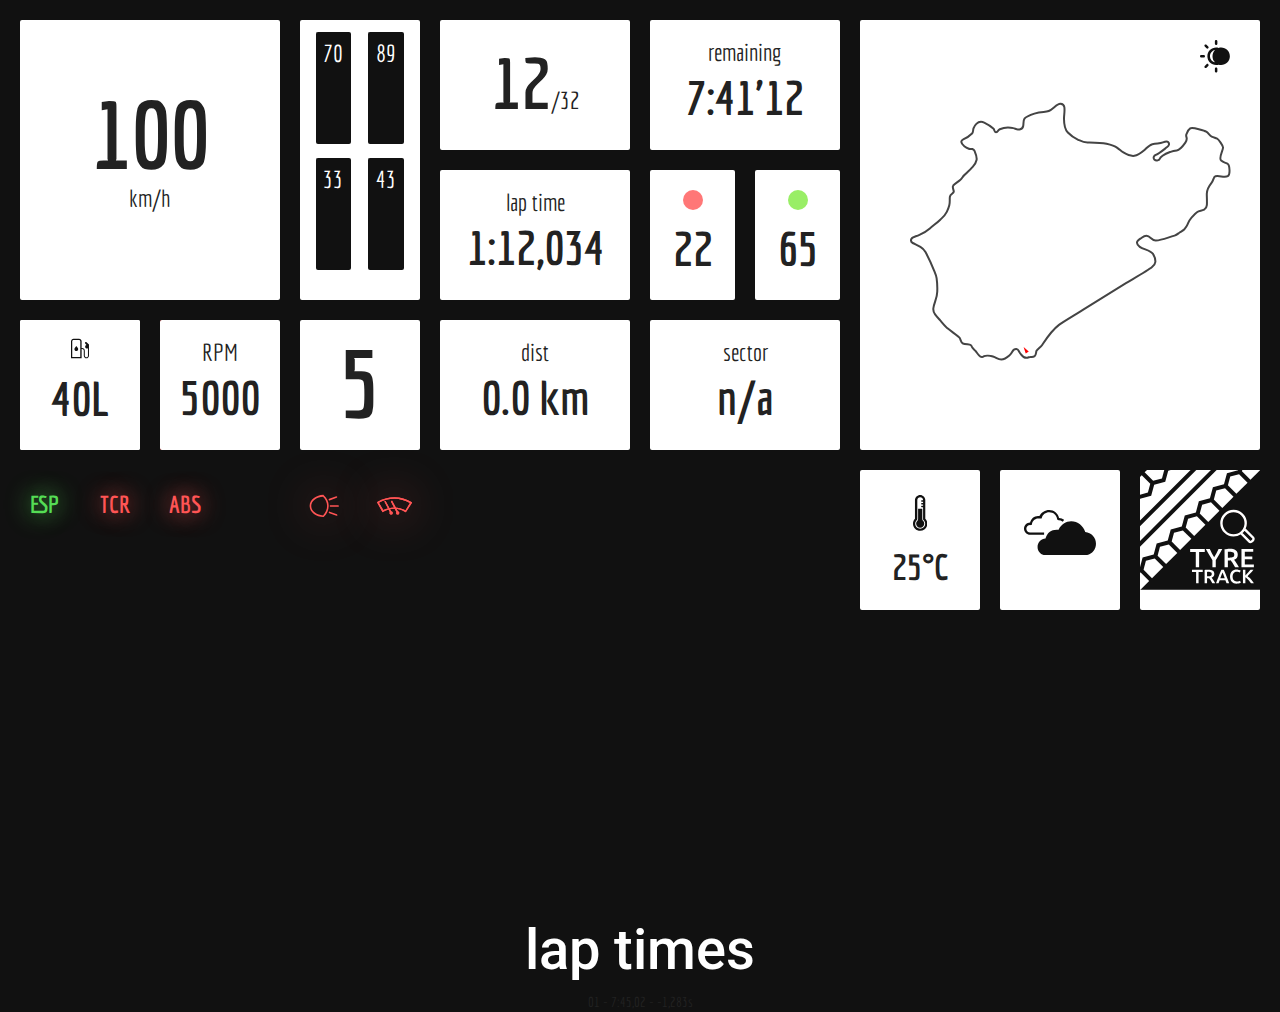
<file: index.html>
<?xml version="1.0" encoding="UTF-8"?>
<!DOCTYPE html PUBLIC "-//W3C//DTD XHTML 1.1//EN"
  "http://www.w3.org/TR/xhtml11/DTD/xhtml11.dtd">
  
<html>

<head>
    <meta charset="utf-8">
    <meta name="viewport" content="width=device-width, initial-scale=1.0">
    <title>24h-of-pankow</title>
    <link rel="stylesheet" href="assets/bootstrap/css/bootstrap.min.css">
    <link rel="stylesheet" href="assets/css/user.css">
    <link href='https://fonts.googleapis.com/css?family=Economica:400,700,700italic' rel='stylesheet' type='text/css'>
</head>

<body>
    <div class="progress rpm">
      <div class="rpmPercent progress-bar progress-bar-danger" role="progressbar" style="width:10%">
        <span class="sr-only"></span><strong class="sRpm">7000</strong>
      </div>
    </div>
    <div class="row hot">
        <div class="vswitch">
			<svg version="1.1" id="Ebene_1" xmlns="http://www.w3.org/2000/svg" xmlns:xlink="http://www.w3.org/1999/xlink" x="0px" y="0px" viewBox="0 0 24 26" enable-background="new 0 0 24 26" xml:space="preserve">
                <path d="M12.9,4c0.5,0,1-0.4,1-1V1c0-0.5-0.4-1-1-1c-0.5,0-1,0.4-1,1v2C11.9,3.5,12.4,4,12.9,4z M12.9,21.9c-0.5,0-1,0.4-1,1v2,c0,0.5,0.4,1,1,1c0.5,0,1-0.4,1-1v-2C13.9,22.3,13.5,21.9,12.9,21.9z M5.2,19.3l-1.4,1.4c-0.4,0.4-0.4,1,0,1.4,c0.4,0.4,1,0.4,1.4,0l1.4-1.4c0.4-0.4,0.4-1,0-1.4C6.2,18.9,5.6,18.9,5.2,19.3z M4,12.9c0-0.5-0.4-1-1-1H1c-0.5,0-1,0.4-1,1,c0,0.5,0.4,1,1,1h2C3.5,13.9,4,13.5,4,12.9z M5.2,6.6c0.4,0.4,1,0.4,1.4,0c0.4-0.4,0.4-1,0-1.4L5.2,3.8c-0.4-0.4-1-0.4-1.4,0,c-0.4,0.4-0.4,1,0,1.4L5.2,6.6z M16.9,6c-0.7,0-1.4,0.1-2,0.3c-0.6-0.2-1.3-0.3-2-0.3c-3.8,0-7,3.1-7,7s3.1,7,7,7,c0.7,0,1.4-0.1,2-0.3c0.6,0.2,1.3,0.3,2,0.3c3.8,0,7-3.1,7-7S20.8,6,16.9,6z M12,17.8c-2.3-0.5-4-2.5-4-4.9c0-2.4,1.7-4.4,4-4.9,c-1.2,1.3-2,3-2,4.9C10,14.8,10.7,16.6,12,17.8z"/>
            </svg>
        </div>
        <div class="col-md-4 col-xs-12">
            <div class="row " style="height:280px;">
                <div class="col-md-8 col-xs-8">
                    <div class="tile tile-8" ><strong id="sSpeed">100</strong>km/h</div>
                </div>
                <div class="col-md-4 col-xs-4">
                    <div class="tile tile-4">
                    	<div class="wheel"><span class="sTyreTemp" >70</span></div>
                        <div class="wheel"><span class="sTyreTemp" >89</span></div>
                        <div class="wheel"><span class="sTyreTemp" >33</span></div>
                        <div class="wheel"><span class="sTyreTemp" >43</span></div>
                    </div>
                </div>
            </div>
            <div class="row" style="height:130px">
                <div class="col-md-4 col-xs-4 tswitch">
                    <div class="tile tile-21" >
						<svg version="1.1" id="Ebene_1" xmlns="http://www.w3.org/2000/svg" xmlns:xlink="http://www.w3.org/1999/xlink" x="0px" y="0px" viewBox="0 0 31.8 48" enable-background="new 0 0 31.8 48" xml:space="preserve" width="20%">
							<path d="M27.5,12.8c-0.6-0.6-1.7-0.6-2.4,0c-0.6,0.6-0.6,1.7,0,2.4l2.3,2.3C26,17.8,25,19.1,25,20.6c0,1.9,1.5,3.4,3.4,3.4,c0.6,0,1.1-0.1,1.6-0.4v13.1c0,1.6-1.3,2.8-2.8,2.8c-1.6,0-2.8-1.3-2.8-2.8l0,0v-8.9c0-2.5-2.1-4.6-4.6-4.6h-1v-12,c0-2.5-2.1-4.6-4.6-4.6H4.6C2.1,6.7,0,8.8,0,11.2v29.9h18.8V24.9h1c1.6,0,2.8,1.3,2.8,2.8v8.9l0,0c0,2.5,2.1,4.6,4.6,4.6,s4.6-2.1,4.6-4.6V17L27.5,12.8z M16.4,39H2.2V11.2l0,0c0-1.2,1.1-2.3,2.3-2.3h9.6l0,0c1.2,0,2.3,1.1,2.3,2.3L16.4,39L16.4,39z,M28.4,22c-0.8,0-1.5-0.7-1.5-1.5s0.7-1.5,1.5-1.5s1.5,0.7,1.5,1.5C29.9,21.4,29.2,22,28.4,22z"/>
							<path d="M7,27.2c1.3,1.3,3.5,1.3,4.8,0s1.3-3.5,0-4.8l-2.4-2.8L7,22.5l0,0C5.7,23.8,5.7,26,7,27.2z"/>
                        </svg>
						<strong id="sFuelLevel">50%</strong>
                    </div>
                    <div class="tile tile-21" >
                    	<svg version="1.1" id="Ebene_1" xmlns="http://www.w3.org/2000/svg" xmlns:xlink="http://www.w3.org/1999/xlink" x="0px" y="0px" viewBox="0 0 31.8 48" enable-background="new 0 0 31.8 48" xml:space="preserve" width="20%">
							<path d="M27.5,12.8c-0.6-0.6-1.7-0.6-2.4,0c-0.6,0.6-0.6,1.7,0,2.4l2.3,2.3C26,17.8,25,19.1,25,20.6c0,1.9,1.5,3.4,3.4,3.4,c0.6,0,1.1-0.1,1.6-0.4v13.1c0,1.6-1.3,2.8-2.8,2.8c-1.6,0-2.8-1.3-2.8-2.8l0,0v-8.9c0-2.5-2.1-4.6-4.6-4.6h-1v-12,c0-2.5-2.1-4.6-4.6-4.6H4.6C2.1,6.7,0,8.8,0,11.2v29.9h18.8V24.9h1c1.6,0,2.8,1.3,2.8,2.8v8.9l0,0c0,2.5,2.1,4.6,4.6,4.6,s4.6-2.1,4.6-4.6V17L27.5,12.8z M16.4,39H2.2V11.2l0,0c0-1.2,1.1-2.3,2.3-2.3h9.6l0,0c1.2,0,2.3,1.1,2.3,2.3L16.4,39L16.4,39z,M28.4,22c-0.8,0-1.5-0.7-1.5-1.5s0.7-1.5,1.5-1.5s1.5,0.7,1.5,1.5C29.9,21.4,29.2,22,28.4,22z"/>
							<path d="M7,27.2c1.3,1.3,3.5,1.3,4.8,0s1.3-3.5,0-4.8l-2.4-2.8L7,22.5l0,0C5.7,23.8,5.7,26,7,27.2z"/>
                        </svg>
                        <strong id="fuelLitres">40L</strong>
                    </div>
                </div>
                <div class="col-md-4 col-xs-4 tswitch">
                    <div class="tile tile-21">RPM<strong class="sRpm">5000</strong></div>
                    <div class="progress tile-35">
                      <div class="rpmPercent progress-bar progress-bar-danger" role="progressbar" style="width: 10%">
                        <span class="sr-only"></span>
                      </div>
                    </div>
                </div>
                <div class="col-md-4 col-xs-4">
                    <div class="tile tile-24 rpmswitch"><strong id="sGear">5</strong></div>
                </div>
            </div>
            <div class="row" style="height:60px">
                <div class="col-md-2 col-xs-2">
                    <div id="sStability" class="controls tile-26 status-on" ><strong>ESP</strong></div>
                </div>
                <div class="col-md-2 col-xs-2">
                    <div id="sTractionControl" class="controls tile-26 status-off" ><strong>TCR</strong></div>
                </div>
                <div class="col-md-2 col-xs-2">
                    <div id="sABS" class="controls tile-26 status-off" ><strong>ABS</strong></div>
                </div>
                <div class="col-md-2 col-xs-2">
                    <div></div>
                </div>
                <div class="col-md-2 col-xs-2">
                    <div class="controls tile-26" >
						<svg version="1.1" id="Ebene_1" xmlns="http://www.w3.org/2000/svg" xmlns:xlink="http://www.w3.org/1999/xlink" x="0px" y="0px" viewBox="0 0 24 26" enable-background="new 0 0 24 26" xml:space="preserve" width="70%" class="status-off">
							<path d="M11.5,5.6c-0.1-0.1-0.3-0.2-0.4-0.2C6.6,5.5,1.8,8.6,1.8,13s4.8,7.5,9.4,7.6l0,0c0.2,0,0.3-0.1,0.4-0.2,c2.1-1.8,3.3-4.6,3.3-7.5S13.6,7.5,11.5,5.6z M11,19.5c-4-0.2-8.1-2.8-8.1-6.4C2.9,9.4,7,6.8,11,6.7c1.8,1.7,2.8,4,2.8,6.4,S12.7,17.8,11,19.5z"/>
							<path d="M21.4,12.5h-5.3c-0.4,0-0.5,0.3-0.5,0.5c0,0.4,0.3,0.5,0.5,0.5h5.3c0.4,0,0.5-0.3,0.5-0.5C21.9,12.7,21.7,12.5,21.4,12.5z"/>
							<path d="M15.3,9.2c0.1,0,0.1,0,0.2,0l4.9-1.8c0.3-0.1,0.4-0.4,0.4-0.7c-0.1-0.3-0.4-0.4-0.7-0.4l-4.9,1.8c-0.3,0.1-0.4,0.4-0.4,0.7,C14.9,9,15.1,9.2,15.3,9.2z"/>
							<path d="M20.5,18.7l-4.9-1.8c-0.3-0.1-0.6,0.1-0.7,0.4c-0.1,0.3,0.1,0.6,0.4,0.7l4.9,1.8c0.1,0,0.1,0,0.2,0c0.3,0,0.4-0.2,0.5-0.4,C20.9,19.2,20.7,18.8,20.5,18.7z"/>
						</svg>
                    </div>
                </div>
                <div class="col-md-2 col-xs-2">
                    <div class="controls tile-26" >
						<svg version="1.1" xmlns="http://www.w3.org/2000/svg" xmlns:xlink="http://www.w3.org/1999/xlink" x="0px" y="0px" viewBox="0 0 24 26" enable-background="new 0 0 24 26" xml:space="preserve" width="70%" class="status-off">
                            <path d="M19.8,17.4l-0.5-0.3C17,15.7,14.5,15,11.8,15c-2.6,0-5.1,0.7-7.5,2l-0.5,0.3L0,10.5l0.5-0.3,c3.4-2,7.4-3.1,11.5-3.1s8.1,1.1,11.6,3.2l0.5,0.3L19.8,17.4z M11.9,14c2.6,0,5.3,0.7,7.7,2l3-5.1C19.4,9.1,15.8,8,11.9,8,C8.1,8,4.4,9,1.3,10.8l3,5C6.8,14.7,9.4,14,11.9,14z"/>
                            <path d="M19.8,17.4l-0.5-0.3C17,15.7,14.5,15,11.8,15c-2.6,0-5.1,0.7-7.5,2l-0.5,0.3L0,10.5l0.5-0.3,c3.4-2,7.4-3.1,11.5-3.1s8.1,1.1,11.6,3.2l0.5,0.3L19.8,17.4z M11.9,14c2.6,0,5.3,0.7,7.7,2l3-5.1C19.4,9.1,15.8,8,11.9,8,C8.1,8,4.4,9,1.3,10.8l3,5C6.8,14.7,9.4,14,11.9,14z"/>
                            <path d="M9.7,16.6L9.7,16.6L6,9.8C6,9.6,5.7,9.5,5.4,9.6C5.1,9.7,5,10,5.2,10.3l3.6,6.8c-0.1,0.2-0.2,0.4-0.2,0.7,c0,0.7,0.5,1.1,1.1,1.1c0.7,0,1.1-0.5,1.1-1.1S10.3,16.6,9.7,16.6z"/>
                            <path d="M14.3,16.6L14.3,16.6l-3.7-6.8c-0.1-0.3-0.5-0.4-0.7-0.2c-0.3,0.1-0.4,0.5-0.2,0.7l3.6,6.8,c-0.1,0.2-0.2,0.4-0.2,0.7c0,0.7,0.5,1.1,1.1,1.1s1.1-0.5,1.1-1.1S14.8,16.6,14.3,16.6z"/>
                            <path d="M9.7,16.6L9.7,16.6L6,9.8C6,9.6,5.7,9.5,5.4,9.6C5.1,9.7,5,10,5.2,10.3l3.6,6.8c-0.1,0.2-0.2,0.4-0.2,0.7,c0,0.7,0.5,1.1,1.1,1.1c0.7,0,1.1-0.5,1.1-1.1S10.3,16.6,9.7,16.6z"/>
                            <path d="M14.3,16.6L14.3,16.6l-3.7-6.8c-0.1-0.3-0.5-0.4-0.7-0.2c-0.3,0.1-0.4,0.5-0.2,0.7l3.6,6.8,c-0.1,0.2-0.2,0.4-0.2,0.7c0,0.7,0.5,1.1,1.1,1.1s1.1-0.5,1.1-1.1S14.8,16.6,14.3,16.6z"/>
                        </svg>
                    </div>
                </div>
            </div>            
        </div>
        <div class="col-md-4">
            <div class="row" style="height:130px">
                <div class="col-md-6 col-xs-6">
                	<div class="tile tile-2"><strong id="place">12</strong>/<em id="sNumParticipants">32</em></div>
                </div>
                <div class="col-md-6 col-xs-6">
                	<div class="tile tile-21">remaining<strong id="sEventTimeRemaining">7:41'12</strong></div>
                </div>
            </div>
            <div class="row" style="height:130px">
                <div class="col-md-6 col-xs-6">
                	<div class="tile tile-21">lap time<strong id="sCurrentTime">1:12,034</strong></div>
                </div>
                <div class="col-md-6 col-xs-6">
                    <div class="row">
                        <div class="col-md-6 col-xs-6">
                            <div class="tile tile-21"><!--←--><div class="op-ahead"></div><strong id="sSplitTimeAhead">22</strong></div>
                        </div>
                        <div class="col-md-6 col-xs-6">
                            <div class="tile tile-21"><!--→--><div class="op-ahead op-back"></div><strong id="sSplitTimeBehind">65</strong></div>
                        </div>
                    </div>
                </div>
            </div>
            <div class="row" style="height:130px">
                <div class="col-md-6 col-xs-6">
                    <div class="tile tile-21">dist<strong id="sCurrentLapDistance">0.0 km</strong></div>
                </div>
                <div class="col-md-6 col-xs-6">
                	<div class="tile tile-21">sector<strong id="sectorName">n/a</strong></div>
                </div>
            </div>
        </div>
        <div class="col-md-4">
            <div class="row" style="height:430px;">
                <div class="col-md-12">
                	<div class="tile tile-1"><canvas id="map" width="460" height="430"></canvas></div>
                </div>
            </div>
            <div class="row" style="height:140px">
                <div class="col-md-4 col-xs-4">
                    <div class="tile tile-34t" >
						<svg version="1.1" xmlns="http://www.w3.org/2000/svg" xmlns:xlink="http://www.w3.org/1999/xlink" x="0px" y="0px" viewBox="0 0 11 27.5" enable-background="new 0 0 11 27.5" xml:space="preserve" width="12%">
                            <path d="M7.6,19.7c-0.3-0.3-0.5-0.7-0.5-1.1v-8.1H3.9v8.1c0,0.4-0.2,0.8-0.5,1.1c-0.7,0.6-1,1.4-1,2.3c0,1.7,1.4,3.1,3.1,3.1,s3.1-1.4,3.1-3.1C8.6,21.1,8.2,20.2,7.6,19.7z"/>
                            <path d="M9.4,18.2V3.9C9.4,1.8,7.6,0,5.5,0C3.3,0,1.5,1.8,1.5,3.9v14.2c-1,1-1.5,2.4-1.5,3.8c0,3,2.5,5.5,5.5,5.5,c3,0,5.5-2.5,5.5-5.5C11,20.6,10.4,19.2,9.4,18.2z M7.7,4.1h-1c-0.3,0-0.5,0.2-0.5,0.5c0,0.3,0.2,0.5,0.5,0.5h1v1.1h-1,c-0.3,0-0.5,0.2-0.5,0.5s0.2,0.5,0.5,0.5h1v1.1h-1c-0.3,0-0.5,0.2-0.5,0.5c0,0.3,0.2,0.5,0.5,0.5h1v9.3c0,0.2,0.1,0.5,0.3,0.6,c0.8,0.7,1.3,1.7,1.3,2.8c0,2.1-1.7,3.8-3.8,3.8c-2.1,0-3.8-1.7-3.8-3.8c0-1.1,0.5-2.1,1.3-2.8c0.2-0.2,0.3-0.4,0.3-0.6V3.9,c0-1.2,1-2.2,2.2-2.2s2.2,1,2.2,2.2L7.7,4.1z"/>
                        </svg>
                        <strong id="sAmbientTemperature">25°C</strong>
                    </div>
                </div>
                <div class="col-md-4 col-xs-4">
                    <div class="tile tile-34w">
                        <svg version="1.1" xmlns="http://www.w3.org/2000/svg" xmlns:xlink="http://www.w3.org/1999/xlink" x="0px" y="0px" viewBox="0 0 15.4 9.7" enable-background="new 0 0 15.4 9.7" xml:space="preserve" width="60%">
							<path d="M0,4c0-0.7,0.6-1.3,1.3-1.3C1.5,1.9,2.2,1.3,3,1.3c0.1,0,0.2,0,0.3,0C3.7,0.5,4.5,0,5.4,0c1,0,1.9,0.7,2.1,1.7,c0.4,0,0.8,0.2,1.1,0.4L8.3,2.5C8,2.3,7.7,2.2,7.4,2.2C7.2,2.2,7.1,2.1,7.1,2C7,1.1,6.3,0.5,5.4,0.5C4.6,0.5,4,1,3.8,1.7,c0,0.1-0.1,0.1-0.1,0.1c-0.1,0-0.1,0-0.2,0C3.3,1.8,3.2,1.8,3,1.8C2.4,1.8,1.8,2.3,1.7,3c0,0.1,0,0.1-0.1,0.2c-0.1,0-0.1,0.1-0.2,0,c0,0-0.1,0-0.1,0C0.9,3.2,0.5,3.5,0.5,4c0,0.5,0.4,0.8,0.8,0.8h3v0.5h-3C0.6,5.3,0,4.7,0,4z M12.9,9.7H4.7c-1,0-1.8-0.8-1.8-1.8,c0-1,0.8-1.8,1.7-1.8C4.9,4.9,5.8,4.2,7,4.2c0.1,0,0.3,0,0.4,0C7.9,3.1,9,2.4,10.1,2.4c1.4,0,2.6,1,3,2.3c1.3,0.1,2.3,1.2,2.3,2.5,C15.4,8.6,14.3,9.7,12.9,9.7z"/<name />
						</svg>
                    </div>
                </div>
                <div class="col-md-4 col-xs-4">
                    <div class="tile">
                        <svg version="1.1" id="Ebene_1" xmlns="http://www.w3.org/2000/svg" xmlns:xlink="http://www.w3.org/1999/xlink" x="0px" y="0px"
	 viewBox="0 0 1000 1000" style="enable-background:new 0 0 1000 1000;" xml:space="preserve">
<style type="text/css">
	.st0{fill:#FFFFFF;}
    .st1{fill:#E52420;stroke:#FFFFFF;stroke-width:10;stroke-miterlimit:10;}
</style>
<rect x="0.1" y="-2" width="1000.1" height="1000.1"/>
<g>
	<g>
		<polygon class="st0" points="-124.9,324.9 -51.4,305.1 -31.5,231.5 -102.4,160.6 -195.8,254 		"/>
		<polygon class="st0" points="-359.2,559.2 -285.7,539.4 -265.9,465.8 -336.7,395 -430.1,488.3 		"/>
		<polygon class="st0" points="-7.7,207.7 65.8,187.9 85.7,114.3 14.8,43.4 -78.6,136.9 		"/>
		<polygon class="st0" points="109.4,90.6 183,70.7 202.8,-2.8 131.9,-73.7 38.5,19.7 		"/>
		<polygon class="st0" points="735.9,-314.4 679.3,-371.1 679.1,-370.4 586.8,-345.5 561.9,-253.2 469.6,-228.4 444.8,-136.1
			352.5,-111.2 327.6,-18.9 235.3,5.9 210.5,98.2 118.2,123.1 93.3,215.4 1,240.3 -23.9,332.6 -116.2,357.4 -141,449.7
			-233.3,474.6 -258.2,566.9 -350.5,591.8 -373.8,678.4 -315.4,736.9 		"/>
		<polygon class="st0" points="-242,442 -168.5,422.2 -148.7,348.7 -219.6,277.8 -312.9,371.1 		"/>
		<polygon class="st0" points="-453.9,512.1 -497,555.2 -401.3,651 -383.1,583 		"/>
		<polygon class="st0" points="578.1,-378.1 651.6,-397.9 651.8,-398.5 554.3,-496 507.2,-449 		"/>
		<polygon class="st0" points="226.6,-26.6 300.1,-46.4 319.9,-119.9 249.1,-190.8 155.7,-97.5 		"/>
		<polygon class="st0" points="343.8,-143.8 417.3,-163.6 437.1,-237.1 366.2,-308 272.9,-214.7 		"/>
		<polygon class="st0" points="460.9,-260.9 534.4,-280.7 554.3,-354.3 483.4,-425.2 390,-331.8 		"/>
		<polygon class="st0" points="708.7,151.7 635.1,171.4 615.3,245.1 686.1,315.8 779.5,222.4 		"/>
		<polygon class="st0" points="474.3,385.9 400.8,405.7 381,479.3 451.8,550.1 545.2,456.8 		"/>
		<polygon class="st0" points="591.5,268.8 518,288.6 498.2,362.2 569,433 662.3,339.6 		"/>
		<polygon class="st0" points="943,-82.7 869.4,-62.9 849.7,10.7 920.5,81.5 1013.8,-11.9 		"/>

			<rect x="-478.8" y="222.4" transform="matrix(0.7071 -0.7071 0.7071 0.7071 -110.29 264.8929)" class="st0" width="1486.7" height="86.3"/>
		<polygon class="st0" points="825.8,34.4 752.3,54.3 732.5,127.9 803.3,198.7 896.7,105.3 		"/>
		<polygon class="st0" points="5.7,854.7 -67.9,874.4 -87.7,947.9 -16.8,1018.8 76.5,925.4 		"/>
		<polygon class="st0" points="357.2,503.2 283.6,522.9 263.9,596.4 334.7,667.3 428,574 		"/>
		<polygon class="st0" points="-95.3,846.9 -3,822.1 21.8,729.8 114.2,704.9 139,612.6 231.3,587.8 256.2,495.4 348.5,470.6
			373.3,378.3 465.7,353.4 490.5,261.1 582.8,236.3 607.6,144 700,119.1 724.8,26.8 817.1,2 842,-90.4 934.3,-115.2 934.5,-115.8
			844.6,-205.7 -206.7,845.5 -118.6,933.6 		"/>
		<polygon class="st0" points="122.9,737.5 49.3,757.2 29.5,830.8 100.3,901.6 193.7,808.3 		"/>
		<polygon class="st0" points="240.1,620.3 166.5,640.1 146.7,713.7 217.5,784.4 310.8,691.1 		"/>
	</g>
</g>
<g>
	<g>
		<path class="st0" d="M539.9,658.6v24h-47v128.8h-28V682.6h-47v-24H539.9z"/>
		<path class="st0" d="M618.2,726.3c6.6-11,13.1-22.2,19.4-33.5c6.3-11.3,12.1-22.7,17.2-34.2h30.9c-8.2,15.6-16.8,31.1-25.7,46.4
			c-8.9,15.4-18.4,30.8-28.6,46.4v60h-27.8v-59.5c-10.1-15.7-19.7-31.3-28.7-46.7c-9-15.4-17.6-30.9-25.8-46.5h32.6
			c5.1,11.5,10.8,22.9,17,34.2C605,704.1,611.4,715.2,618.2,726.3z"/>
		<path class="st0" d="M746.7,657c22,0,38.9,4,50.6,12.1c11.7,8.1,17.5,20.4,17.5,37c0,20.7-10.2,34.8-30.6,42.1
			c2.8,3.4,6,7.5,9.5,12.3c3.5,4.9,7.1,10.1,10.8,15.8c3.7,5.7,7.2,11.5,10.6,17.4c3.4,6,6.4,11.8,9,17.5H793
			c-2.8-5.3-5.8-10.6-9-16c-3.2-5.4-6.5-10.6-9.8-15.7c-3.3-5.1-6.6-9.8-9.8-14.3c-3.2-4.5-6.3-8.5-9-12c-2.1,0.1-3.8,0.2-5.3,0.2
			c-1.5,0-2.9,0-4.2,0h-13.5v57.8h-27.8V660.8c6.8-1.5,14-2.5,21.6-3C733.9,657.3,740.7,657,746.7,657z M748.7,681.1
			c-5.9,0-11.3,0.2-16.3,0.7v49.4h12.1c6.8,0,12.7-0.4,17.9-1.1c5.1-0.7,9.4-2.1,12.9-4c3.5-1.9,6.1-4.5,7.8-7.7
			c1.8-3.2,2.6-7.3,2.6-12.3c0-4.7-0.9-8.7-2.6-11.9c-1.8-3.2-4.3-5.8-7.6-7.7c-3.3-1.9-7.2-3.3-11.8-4.1
			C759.2,681.5,754.2,681.1,748.7,681.1z"/>
		<path class="st0" d="M845.7,811.4V658.6h98.1v23.6h-70.3v37.7h62.6V743h-62.6v44.8h75.6v23.6H845.7z"/>
	</g>
	<g>
		<path class="st0" d="M522.8,832.2v17.7h-34.5v94.7h-20.6v-94.7h-34.5v-17.7H522.8z"/>
		<path class="st0" d="M569.4,831.1c16.2,0,28.6,3,37.2,8.9c8.6,5.9,12.9,15,12.9,27.2c0,15.2-7.5,25.6-22.5,31
			c2.1,2.5,4.4,5.5,7,9.1c2.6,3.6,5.2,7.4,7.9,11.6c2.7,4.2,5.3,8.4,7.8,12.8c2.5,4.4,4.7,8.7,6.6,12.9h-22.9
			c-2.1-3.9-4.3-7.8-6.6-11.8c-2.4-3.9-4.8-7.8-7.2-11.5s-4.8-7.2-7.2-10.5c-2.4-3.3-4.6-6.2-6.6-8.8c-1.5,0.1-2.8,0.2-3.9,0.2
			c-1.1,0-2.1,0-3.1,0h-9.9v42.5h-20.4V833.8c5-1.1,10.3-1.8,15.9-2.2C559.9,831.3,564.9,831.1,569.4,831.1z M570.8,848.7
			c-4.3,0-8.3,0.2-12,0.5v36.3h8.9c5,0,9.3-0.3,13.1-0.8c3.8-0.5,6.9-1.5,9.5-2.9c2.5-1.4,4.5-3.3,5.8-5.7c1.3-2.4,1.9-5.4,1.9-9.1
			c0-3.5-0.6-6.4-1.9-8.8c-1.3-2.4-3.2-4.3-5.6-5.7c-2.4-1.4-5.3-2.4-8.7-3C578.5,849,574.8,848.7,570.8,848.7z"/>
		<path class="st0" d="M721,944.6c-1.5-4.4-3.1-8.8-4.7-13.1c-1.6-4.3-3.2-8.8-4.7-13.3h-47.5c-1.5,4.5-3.1,9-4.6,13.4
			c-1.6,4.4-3.1,8.7-4.6,13.1h-21.2c4.2-12,8.2-23.1,12-33.2c3.8-10.2,7.5-19.8,11.1-28.9c3.6-9.1,7.2-17.7,10.8-25.9
			c3.6-8.2,7.2-16.3,11-24.3H698c3.8,8,7.5,16.1,11,24.3c3.6,8.2,7.2,16.9,10.8,25.9c3.6,9.1,7.4,18.7,11.2,28.9
			c3.8,10.2,7.9,21.2,12.1,33.2H721z M687.8,853.9c-2.5,5.7-5.3,12.7-8.5,20.9c-3.2,8.2-6.5,17.1-10,26.8h37
			c-3.5-9.6-6.8-18.6-10.1-26.9C693,866.4,690.2,859.4,687.8,853.9z"/>
		<path class="st0" d="M804.3,947c-8.4,0-16-1.3-22.7-3.9c-6.7-2.6-12.4-6.4-17-11.4c-4.6-5-8.2-11.2-10.7-18.4
			c-2.5-7.2-3.7-15.6-3.7-25s1.4-17.7,4.3-25c2.9-7.2,6.8-13.4,11.8-18.4c5-5,10.8-8.8,17.5-11.4c6.7-2.6,13.9-3.9,21.6-3.9
			c4.6,0,8.9,0.4,12.6,1.1c3.8,0.7,7.1,1.5,9.9,2.4c2.8,0.9,5.1,1.8,7,2.8c1.8,1,3.1,1.7,3.9,2.1l-6,16.7c-2.6-1.6-6.3-3.2-11.1-4.6
			c-4.8-1.5-10-2.2-15.6-2.2c-4.9,0-9.4,0.8-13.6,2.5c-4.2,1.7-7.9,4.2-10.9,7.5c-3.1,3.4-5.5,7.6-7.2,12.6
			c-1.7,5.1-2.6,11-2.6,17.7c0,5.9,0.7,11.4,2,16.4c1.3,5,3.4,9.3,6.2,12.9c2.8,3.6,6.4,6.4,10.7,8.4c4.3,2,9.5,3,15.6,3
			c7.2,0,13.1-0.7,17.7-2.2c4.5-1.5,8.1-2.8,10.5-4.1l5.5,16.7c-1.3,0.9-3.1,1.7-5.3,2.6c-2.2,0.9-4.8,1.7-7.9,2.5
			c-3,0.8-6.4,1.5-10.2,1.9C812.7,946.8,808.7,947,804.3,947z"/>
		<path class="st0" d="M925,944.6c-2.8-4.3-6.1-8.9-9.7-13.6c-3.7-4.8-7.5-9.3-11.6-13.8c-4.1-4.4-8.2-8.6-12.6-12.6
			c-4.3-4-8.6-7.5-12.8-10.4v50.4h-20.4V832.2h20.4v46.4c3.6-3.6,7.3-7.4,11.2-11.4c3.9-4.1,7.8-8.2,11.6-12.3
			c3.8-4.2,7.5-8.2,10.9-12.1c3.5-3.9,6.6-7.4,9.4-10.5h24.5c-3.6,4.1-7.4,8.4-11.4,12.8c-4,4.4-8.1,8.9-12.3,13.4
			c-4.2,4.5-8.5,8.9-12.7,13.4c-4.3,4.4-8.5,8.7-12.6,12.6c4.5,3.5,9.2,7.5,13.9,12.1c4.7,4.6,9.3,9.5,13.9,14.8
			c4.5,5.2,8.9,10.7,13.1,16.4c4.2,5.7,8,11.3,11.4,16.9H925z"/>
	</g>
</g>
<path class="st1" d="M673.9,443.4c0,58.2,47.4,105.9,105.5,105.5c22,0,42.4-6.5,59.3-18.1l69.7,69.7l0,0l0,0
	c2.7,3.1,6.5,4.2,10.8,4.2c6.9,0,15-3.5,21.6-10c5-4.6,8.5-10.4,9.6-16.2c1.5-6.2,0.4-11.6-2.7-15.4c0-0.4,0-0.4-0.4-0.8L874.9,490
	c6.9-13.9,10.8-29.7,10.8-46.6c0-58.5-47.4-106.3-105.9-106.3C721.2,337.1,673.9,384.9,673.9,443.4z M846.8,525.4
	c8.9-7.7,16.9-16.6,23.1-26.6L940,569c0.4,0,0.4,0.4,0.4,0.4c1.5,1.2,1.9,3.9,1.2,6.9c-0.8,3.9-3.5,8.1-6.9,11.6
	c-7.3,7.3-15.8,9.2-18.9,6.2L846.8,525.4z M683.5,443.4c0-53.1,43.1-96.3,96.3-96.3c53.1,0,96.3,43.1,96.3,96.3
	s-43.1,96.3-96.3,96.3C726.6,539.7,683.5,496.6,683.5,443.4z"/>
</svg>
                    </div>
                </div>
            </div>
        </div>
    </div>
    
    <div class="cold">
    	<div>
        	<h1>lap times</h1>
            <p>01 - 7:45,02 - -1,283s</p>
        </div>
    </div>

	<script src="main2.js"></script>
</body>
</html>
</file>
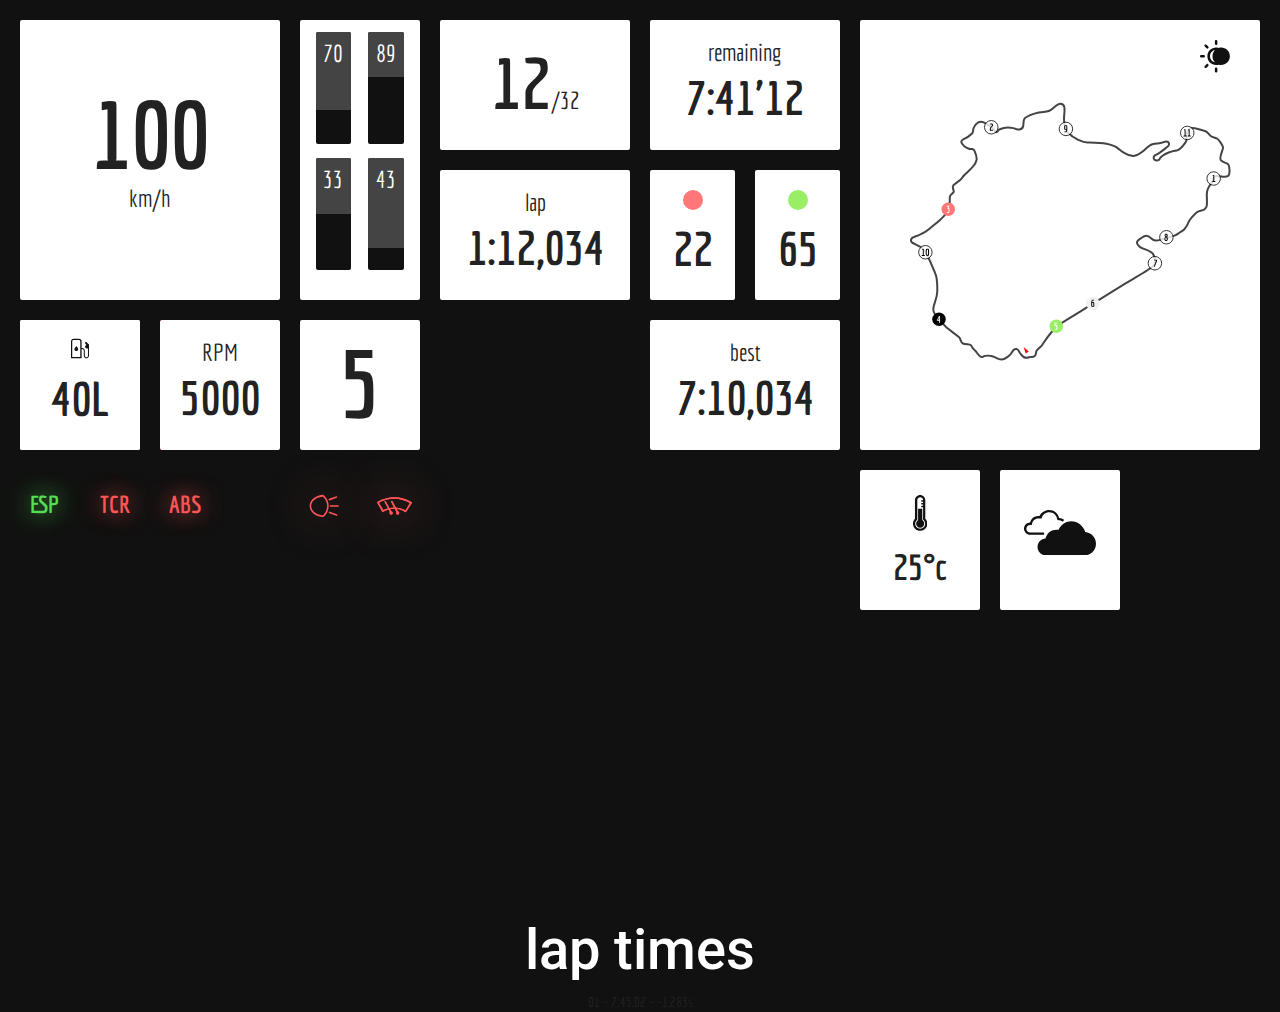
<file: V4/index.html>
<?xml version="1.0" encoding="UTF-8"?>
<!DOCTYPE html PUBLIC "-//W3C//DTD XHTML 1.1//EN"
  "http://www.w3.org/TR/xhtml11/DTD/xhtml11.dtd">
  
<html>

<head>
    <meta charset="utf-8">
    <meta name="viewport" content="width=device-width, initial-scale=1.0">
    <title>24h-of-pankow</title>
    <link rel="stylesheet" href="assets/bootstrap/css/bootstrap.min.css">
    <link rel="stylesheet" href="assets/css/user.css">
    <link href='https://fonts.googleapis.com/css?family=Economica:400,700,700italic' rel='stylesheet' type='text/css'>
    
    <script src="https://ajax.googleapis.com/ajax/libs/jquery/1.11.3/jquery.min.js"></script>
    <script src="lib/underscore.js"></script>
    <script src="lib/backbone.js"></script>
    <script data-main="main" src="lib/require.js"></script>
</head>

<body>
    <div class="progress rpm">
      <div class="rpmPercent progress-bar progress-bar-danger" role="progressbar" style="width:10%">
        <span class="sr-only"></span><strong class="sRpm">7000</strong>
      </div>
    </div>
    <div class="row hot">
        <div class="vswitch">
			<svg version="1.1" id="Ebene_1" xmlns="http://www.w3.org/2000/svg" xmlns:xlink="http://www.w3.org/1999/xlink" x="0px" y="0px" viewBox="0 0 24 26" enable-background="new 0 0 24 26" xml:space="preserve">
                <path d="M12.9,4c0.5,0,1-0.4,1-1V1c0-0.5-0.4-1-1-1c-0.5,0-1,0.4-1,1v2C11.9,3.5,12.4,4,12.9,4z M12.9,21.9c-0.5,0-1,0.4-1,1v2,c0,0.5,0.4,1,1,1c0.5,0,1-0.4,1-1v-2C13.9,22.3,13.5,21.9,12.9,21.9z M5.2,19.3l-1.4,1.4c-0.4,0.4-0.4,1,0,1.4,c0.4,0.4,1,0.4,1.4,0l1.4-1.4c0.4-0.4,0.4-1,0-1.4C6.2,18.9,5.6,18.9,5.2,19.3z M4,12.9c0-0.5-0.4-1-1-1H1c-0.5,0-1,0.4-1,1,c0,0.5,0.4,1,1,1h2C3.5,13.9,4,13.5,4,12.9z M5.2,6.6c0.4,0.4,1,0.4,1.4,0c0.4-0.4,0.4-1,0-1.4L5.2,3.8c-0.4-0.4-1-0.4-1.4,0,c-0.4,0.4-0.4,1,0,1.4L5.2,6.6z M16.9,6c-0.7,0-1.4,0.1-2,0.3c-0.6-0.2-1.3-0.3-2-0.3c-3.8,0-7,3.1-7,7s3.1,7,7,7,c0.7,0,1.4-0.1,2-0.3c0.6,0.2,1.3,0.3,2,0.3c3.8,0,7-3.1,7-7S20.8,6,16.9,6z M12,17.8c-2.3-0.5-4-2.5-4-4.9c0-2.4,1.7-4.4,4-4.9,c-1.2,1.3-2,3-2,4.9C10,14.8,10.7,16.6,12,17.8z"/>
            </svg>
        </div>
        <div class="col-md-4 col-xs-12">
            <div class="row " style="height:280px;">
                <div class="col-md-8 col-xs-8">
                    <div class="tile tile-8" ><strong id="sSpeed">100</strong>km/h</div>
                </div>
                <div class="col-md-4 col-xs-4">
                    <div class="tile tile-4">
                    	<div class="wheel"><span id="sTyreTemp0" style="height:70%;">70</span></div>
                        <div class="wheel"><span id="sTyreTemp1" style="height:40%;">89</span></div>
                        <div class="wheel"><span id="sTyreTemp2" style="height:50%;">33</span></div>
                        <div class="wheel"><span id="sTyreTemp3" style="height:80%;">43</span></div>
                    </div>
                </div>
            </div>
            <div class="row" style="height:130px">
                <div class="col-md-4 col-xs-4 tswitch">
                    <div class="tile tile-21" >
						<svg version="1.1" id="Ebene_1" xmlns="http://www.w3.org/2000/svg" xmlns:xlink="http://www.w3.org/1999/xlink" x="0px" y="0px" viewBox="0 0 31.8 48" enable-background="new 0 0 31.8 48" xml:space="preserve" width="20%">
							<path d="M27.5,12.8c-0.6-0.6-1.7-0.6-2.4,0c-0.6,0.6-0.6,1.7,0,2.4l2.3,2.3C26,17.8,25,19.1,25,20.6c0,1.9,1.5,3.4,3.4,3.4,c0.6,0,1.1-0.1,1.6-0.4v13.1c0,1.6-1.3,2.8-2.8,2.8c-1.6,0-2.8-1.3-2.8-2.8l0,0v-8.9c0-2.5-2.1-4.6-4.6-4.6h-1v-12,c0-2.5-2.1-4.6-4.6-4.6H4.6C2.1,6.7,0,8.8,0,11.2v29.9h18.8V24.9h1c1.6,0,2.8,1.3,2.8,2.8v8.9l0,0c0,2.5,2.1,4.6,4.6,4.6,s4.6-2.1,4.6-4.6V17L27.5,12.8z M16.4,39H2.2V11.2l0,0c0-1.2,1.1-2.3,2.3-2.3h9.6l0,0c1.2,0,2.3,1.1,2.3,2.3L16.4,39L16.4,39z,M28.4,22c-0.8,0-1.5-0.7-1.5-1.5s0.7-1.5,1.5-1.5s1.5,0.7,1.5,1.5C29.9,21.4,29.2,22,28.4,22z"/>
							<path d="M7,27.2c1.3,1.3,3.5,1.3,4.8,0s1.3-3.5,0-4.8l-2.4-2.8L7,22.5l0,0C5.7,23.8,5.7,26,7,27.2z"/>
                        </svg>
						<strong>50%</strong>
                    </div>
                    <div class="tile tile-21" >
                    	<svg version="1.1" id="Ebene_1" xmlns="http://www.w3.org/2000/svg" xmlns:xlink="http://www.w3.org/1999/xlink" x="0px" y="0px" viewBox="0 0 31.8 48" enable-background="new 0 0 31.8 48" xml:space="preserve" width="20%">
							<path d="M27.5,12.8c-0.6-0.6-1.7-0.6-2.4,0c-0.6,0.6-0.6,1.7,0,2.4l2.3,2.3C26,17.8,25,19.1,25,20.6c0,1.9,1.5,3.4,3.4,3.4,c0.6,0,1.1-0.1,1.6-0.4v13.1c0,1.6-1.3,2.8-2.8,2.8c-1.6,0-2.8-1.3-2.8-2.8l0,0v-8.9c0-2.5-2.1-4.6-4.6-4.6h-1v-12,c0-2.5-2.1-4.6-4.6-4.6H4.6C2.1,6.7,0,8.8,0,11.2v29.9h18.8V24.9h1c1.6,0,2.8,1.3,2.8,2.8v8.9l0,0c0,2.5,2.1,4.6,4.6,4.6,s4.6-2.1,4.6-4.6V17L27.5,12.8z M16.4,39H2.2V11.2l0,0c0-1.2,1.1-2.3,2.3-2.3h9.6l0,0c1.2,0,2.3,1.1,2.3,2.3L16.4,39L16.4,39z,M28.4,22c-0.8,0-1.5-0.7-1.5-1.5s0.7-1.5,1.5-1.5s1.5,0.7,1.5,1.5C29.9,21.4,29.2,22,28.4,22z"/>
							<path d="M7,27.2c1.3,1.3,3.5,1.3,4.8,0s1.3-3.5,0-4.8l-2.4-2.8L7,22.5l0,0C5.7,23.8,5.7,26,7,27.2z"/>
                        </svg>
                        <strong id="sFuelLevel">40L</strong>
                    </div>
                </div>
                <div class="col-md-4 col-xs-4 tswitch">
                    <div class="tile tile-21">RPM<strong class="sRpm" id="sRpm">5000</strong></div>
                    <div class="progress tile-35">
                      <div class="rpmPercent progress-bar progress-bar-danger" role="progressbar" style="width: 10%">
                        <span class="sr-only"></span>
                      </div>
                    </div>
                </div>
                <div class="col-md-4 col-xs-4">
                    <div class="tile tile-24 rpmswitch"><strong id="sGear">5</strong></div>
                </div>
            </div>
            <div class="row" style="height:60px">
                <div class="col-md-2 col-xs-2">
                    <div id="sStability" class="controls tile-26 status-on" ><strong>ESP</strong></div>
                </div>
                <div class="col-md-2 col-xs-2">
                    <div id="sTractionControl" class="controls tile-26 status-off" ><strong>TCR</strong></div>
                </div>
                <div class="col-md-2 col-xs-2">
                    <div id="sABS" class="controls tile-26 status-off" ><strong>ABS</strong></div>
                </div>
                <div class="col-md-2 col-xs-2">
                    <div></div>
                </div>
                <div class="col-md-2 col-xs-2">
                    <div class="controls tile-26" >
						<svg version="1.1" id="Ebene_1" xmlns="http://www.w3.org/2000/svg" xmlns:xlink="http://www.w3.org/1999/xlink" x="0px" y="0px" viewBox="0 0 24 26" enable-background="new 0 0 24 26" xml:space="preserve" width="70%" class="status-off">
							<path d="M11.5,5.6c-0.1-0.1-0.3-0.2-0.4-0.2C6.6,5.5,1.8,8.6,1.8,13s4.8,7.5,9.4,7.6l0,0c0.2,0,0.3-0.1,0.4-0.2,c2.1-1.8,3.3-4.6,3.3-7.5S13.6,7.5,11.5,5.6z M11,19.5c-4-0.2-8.1-2.8-8.1-6.4C2.9,9.4,7,6.8,11,6.7c1.8,1.7,2.8,4,2.8,6.4,S12.7,17.8,11,19.5z"/>
							<path d="M21.4,12.5h-5.3c-0.4,0-0.5,0.3-0.5,0.5c0,0.4,0.3,0.5,0.5,0.5h5.3c0.4,0,0.5-0.3,0.5-0.5C21.9,12.7,21.7,12.5,21.4,12.5z"/>
							<path d="M15.3,9.2c0.1,0,0.1,0,0.2,0l4.9-1.8c0.3-0.1,0.4-0.4,0.4-0.7c-0.1-0.3-0.4-0.4-0.7-0.4l-4.9,1.8c-0.3,0.1-0.4,0.4-0.4,0.7,C14.9,9,15.1,9.2,15.3,9.2z"/>
							<path d="M20.5,18.7l-4.9-1.8c-0.3-0.1-0.6,0.1-0.7,0.4c-0.1,0.3,0.1,0.6,0.4,0.7l4.9,1.8c0.1,0,0.1,0,0.2,0c0.3,0,0.4-0.2,0.5-0.4,C20.9,19.2,20.7,18.8,20.5,18.7z"/>
						</svg>
                    </div>
                </div>
                <div class="col-md-2 col-xs-2">
                    <div class="controls tile-26" >
						<svg version="1.1" xmlns="http://www.w3.org/2000/svg" xmlns:xlink="http://www.w3.org/1999/xlink" x="0px" y="0px" viewBox="0 0 24 26" enable-background="new 0 0 24 26" xml:space="preserve" width="70%" class="status-off">
                            <path d="M19.8,17.4l-0.5-0.3C17,15.7,14.5,15,11.8,15c-2.6,0-5.1,0.7-7.5,2l-0.5,0.3L0,10.5l0.5-0.3,c3.4-2,7.4-3.1,11.5-3.1s8.1,1.1,11.6,3.2l0.5,0.3L19.8,17.4z M11.9,14c2.6,0,5.3,0.7,7.7,2l3-5.1C19.4,9.1,15.8,8,11.9,8,C8.1,8,4.4,9,1.3,10.8l3,5C6.8,14.7,9.4,14,11.9,14z"/>
                            <path d="M19.8,17.4l-0.5-0.3C17,15.7,14.5,15,11.8,15c-2.6,0-5.1,0.7-7.5,2l-0.5,0.3L0,10.5l0.5-0.3,c3.4-2,7.4-3.1,11.5-3.1s8.1,1.1,11.6,3.2l0.5,0.3L19.8,17.4z M11.9,14c2.6,0,5.3,0.7,7.7,2l3-5.1C19.4,9.1,15.8,8,11.9,8,C8.1,8,4.4,9,1.3,10.8l3,5C6.8,14.7,9.4,14,11.9,14z"/>
                            <path d="M9.7,16.6L9.7,16.6L6,9.8C6,9.6,5.7,9.5,5.4,9.6C5.1,9.7,5,10,5.2,10.3l3.6,6.8c-0.1,0.2-0.2,0.4-0.2,0.7,c0,0.7,0.5,1.1,1.1,1.1c0.7,0,1.1-0.5,1.1-1.1S10.3,16.6,9.7,16.6z"/>
                            <path d="M14.3,16.6L14.3,16.6l-3.7-6.8c-0.1-0.3-0.5-0.4-0.7-0.2c-0.3,0.1-0.4,0.5-0.2,0.7l3.6,6.8,c-0.1,0.2-0.2,0.4-0.2,0.7c0,0.7,0.5,1.1,1.1,1.1s1.1-0.5,1.1-1.1S14.8,16.6,14.3,16.6z"/>
                            <path d="M9.7,16.6L9.7,16.6L6,9.8C6,9.6,5.7,9.5,5.4,9.6C5.1,9.7,5,10,5.2,10.3l3.6,6.8c-0.1,0.2-0.2,0.4-0.2,0.7,c0,0.7,0.5,1.1,1.1,1.1c0.7,0,1.1-0.5,1.1-1.1S10.3,16.6,9.7,16.6z"/>
                            <path d="M14.3,16.6L14.3,16.6l-3.7-6.8c-0.1-0.3-0.5-0.4-0.7-0.2c-0.3,0.1-0.4,0.5-0.2,0.7l3.6,6.8,c-0.1,0.2-0.2,0.4-0.2,0.7c0,0.7,0.5,1.1,1.1,1.1s1.1-0.5,1.1-1.1S14.8,16.6,14.3,16.6z"/>
                        </svg>
                    </div>
                </div>
            </div>            
        </div>
        <div class="col-md-4">
            <div class="row" style="height:130px">
                <div class="col-md-6 col-xs-6">
                	<div class="tile tile-2"><strong id="sParticipationInfo">12</strong>/<em id="sNumParticipants">32</em></div>
                </div>
                <div class="col-md-6 col-xs-6">
                	<div class="tile tile-21">remaining<strong id="sEventTimeRemaining">7:41'12</strong></div>
                </div>
            </div>
            <div class="row" style="height:130px">
                <div class="col-md-6 col-xs-6">
                	<div class="tile tile-21">lap<strong id="sCurrentTime">1:12,034</strong></div>
                </div>
                <div class="col-md-6 col-xs-6">
                    <div class="row">
                        <div class="col-md-6 col-xs-6">
                            <div class="tile tile-21"><!--←--><div class="op-ahead"></div><strong id="sSplitTimeAhead">22</strong></div>
                        </div>
                        <div class="col-md-6 col-xs-6">
                            <div class="tile tile-21"><!--→--><div class="op-ahead op-back"></div><strong id="sSplitTimeBehind">65</strong></div>
                        </div>
                    </div>
                </div>
            </div>
            <div class="row" style="height:130px">
                <div class="col-md-6 col-xs-6">
                </div>
                <div class="col-md-6 col-xs-6">
                	<div class="tile tile-21">best<strong>7:10,034</strong></div>
                </div>
            </div>
        </div>
        <div class="col-md-4">
            <div class="row" style="height:430px;">
                <div class="col-md-12">
                	<div class="tile tile-1"><canvas id="map"></canvas></div>
                </div>
            </div>
            <div class="row" style="height:140px">
                <div class="col-md-4 col-xs-4">
                    <div class="tile tile-34t" >
						<svg version="1.1" xmlns="http://www.w3.org/2000/svg" xmlns:xlink="http://www.w3.org/1999/xlink" x="0px" y="0px" viewBox="0 0 11 27.5" enable-background="new 0 0 11 27.5" xml:space="preserve" width="12%">
                            <path d="M7.6,19.7c-0.3-0.3-0.5-0.7-0.5-1.1v-8.1H3.9v8.1c0,0.4-0.2,0.8-0.5,1.1c-0.7,0.6-1,1.4-1,2.3c0,1.7,1.4,3.1,3.1,3.1,s3.1-1.4,3.1-3.1C8.6,21.1,8.2,20.2,7.6,19.7z"/>
                            <path d="M9.4,18.2V3.9C9.4,1.8,7.6,0,5.5,0C3.3,0,1.5,1.8,1.5,3.9v14.2c-1,1-1.5,2.4-1.5,3.8c0,3,2.5,5.5,5.5,5.5,c3,0,5.5-2.5,5.5-5.5C11,20.6,10.4,19.2,9.4,18.2z M7.7,4.1h-1c-0.3,0-0.5,0.2-0.5,0.5c0,0.3,0.2,0.5,0.5,0.5h1v1.1h-1,c-0.3,0-0.5,0.2-0.5,0.5s0.2,0.5,0.5,0.5h1v1.1h-1c-0.3,0-0.5,0.2-0.5,0.5c0,0.3,0.2,0.5,0.5,0.5h1v9.3c0,0.2,0.1,0.5,0.3,0.6,c0.8,0.7,1.3,1.7,1.3,2.8c0,2.1-1.7,3.8-3.8,3.8c-2.1,0-3.8-1.7-3.8-3.8c0-1.1,0.5-2.1,1.3-2.8c0.2-0.2,0.3-0.4,0.3-0.6V3.9,c0-1.2,1-2.2,2.2-2.2s2.2,1,2.2,2.2L7.7,4.1z"/>
                        </svg>
                        <strong>25°c</strong>
                    </div>
                </div>
                <div class="col-md-4 col-xs-4">
                    <div class="tile tile-34w">
                        <svg version="1.1" xmlns="http://www.w3.org/2000/svg" xmlns:xlink="http://www.w3.org/1999/xlink" x="0px" y="0px" viewBox="0 0 15.4 9.7" enable-background="new 0 0 15.4 9.7" xml:space="preserve" width="60%">
							<path d="M0,4c0-0.7,0.6-1.3,1.3-1.3C1.5,1.9,2.2,1.3,3,1.3c0.1,0,0.2,0,0.3,0C3.7,0.5,4.5,0,5.4,0c1,0,1.9,0.7,2.1,1.7,c0.4,0,0.8,0.2,1.1,0.4L8.3,2.5C8,2.3,7.7,2.2,7.4,2.2C7.2,2.2,7.1,2.1,7.1,2C7,1.1,6.3,0.5,5.4,0.5C4.6,0.5,4,1,3.8,1.7,c0,0.1-0.1,0.1-0.1,0.1c-0.1,0-0.1,0-0.2,0C3.3,1.8,3.2,1.8,3,1.8C2.4,1.8,1.8,2.3,1.7,3c0,0.1,0,0.1-0.1,0.2c-0.1,0-0.1,0.1-0.2,0,c0,0-0.1,0-0.1,0C0.9,3.2,0.5,3.5,0.5,4c0,0.5,0.4,0.8,0.8,0.8h3v0.5h-3C0.6,5.3,0,4.7,0,4z M12.9,9.7H4.7c-1,0-1.8-0.8-1.8-1.8,c0-1,0.8-1.8,1.7-1.8C4.9,4.9,5.8,4.2,7,4.2c0.1,0,0.3,0,0.4,0C7.9,3.1,9,2.4,10.1,2.4c1.4,0,2.6,1,3,2.3c1.3,0.1,2.3,1.2,2.3,2.5,C15.4,8.6,14.3,9.7,12.9,9.7z"/<name />
						</svg>
                    </div>
                </div>
                <div class="col-md-4 col-xs-4"></div>
            </div>
        </div>
    </div>
    
    <div class="cold">
    	<div>
        	<h1>lap times</h1>
            <p>01 - 7:45,02 - -1,283s</p>
        </div>
    </div>
    
    <script src="assets/js/jquery.min.js"></script>
    <script src="assets/bootstrap/js/bootstrap.min.js"></script>
	<!--<script src="../main2.js"></script>-->
    <script>
        /*$(".tswitch").click(function(){ $(this).toggleClass("leckmichdoch"); });
        $(".vswitch").click(function(){ $("div.hot").toggleClass("night"); });
        $(".rpmswitch").click(function(){ $(".rpm").addClass("fullscreen"); });
        $(".rpm strong").click(function(){ $(".rpm").removeClass("fullscreen"); });
        $('#sTyreWear' + idx).css('height', c.sTyreWear[idx] / 2.55 + "%");*/
    </script>

</body>
</html>
</file>
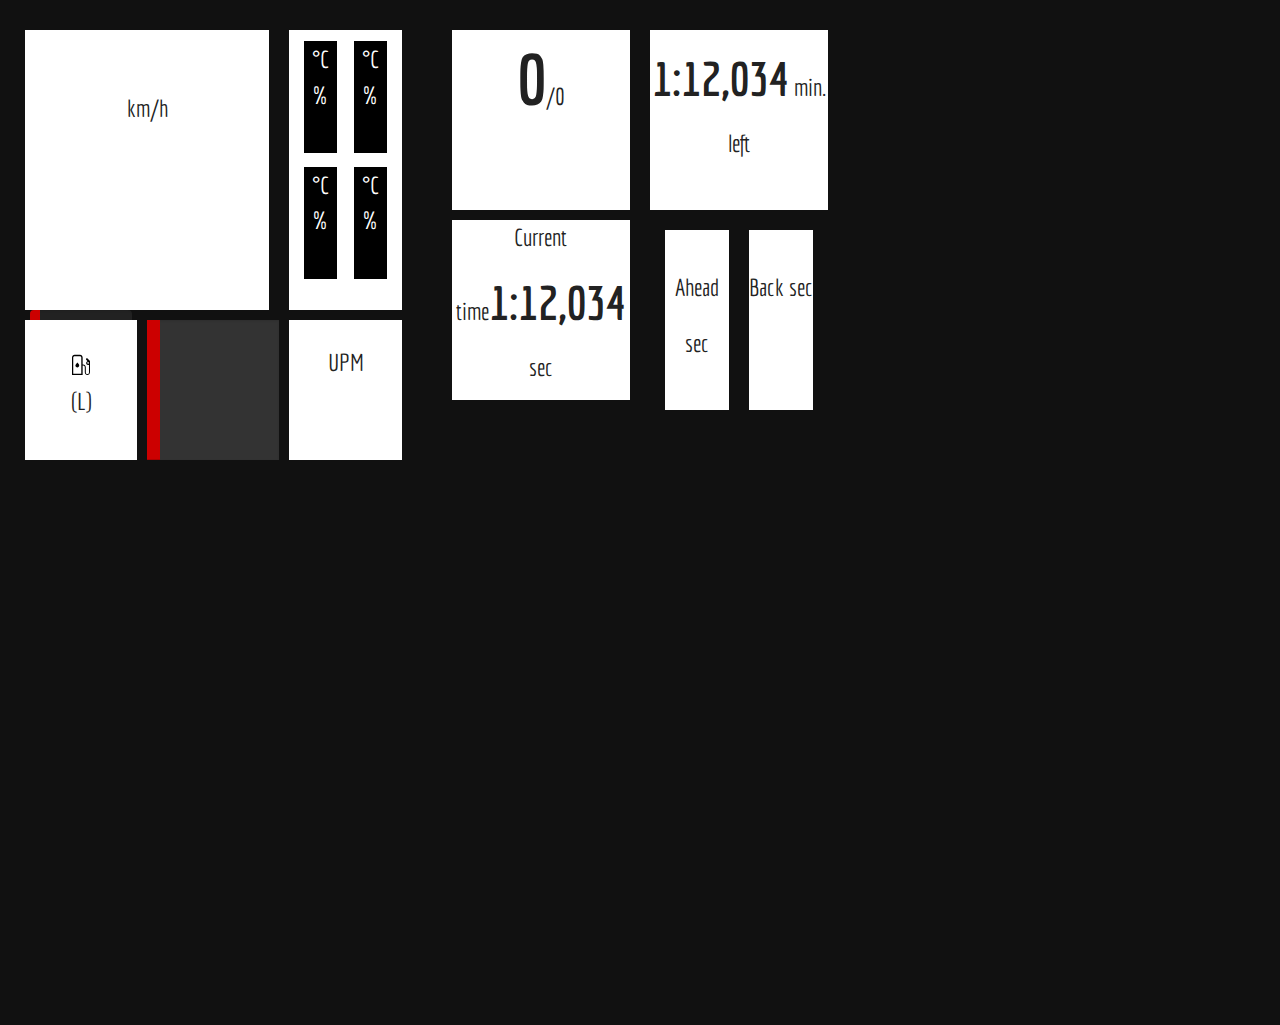
<file: milan/index 2.html>
<!DOCTYPE html>
<html>

<head>
    <meta charset="utf-8">
    <meta name="viewport" content="width=device-width, initial-scale=1.0">
    <title>24h-of-pankow</title>
    <link rel="stylesheet" href="assets/bootstrap/css/bootstrap.min.css">
    <link rel="stylesheet" href="assets/css/user.css">
    <link href='https://fonts.googleapis.com/css?family=Economica:400,700,700italic' rel='stylesheet' type='text/css'>
</head>

<body>
    <div class="row">
        <div class="col-md-4 col-xs-12">
            <div class="row" style="height:280px;">
                <div class="col-md-8 col-xs-8">
                    <div class="tile tile-8" ><strong id="sSpeed"></strong>km/h</div>
                </div>
                <div class="col-md-4 col-xs-4">
                    <div class="tile tile-4">
                    	<div class="wheel">
                            <p><span id="sTyreTemp0"></span>°C</p>
                            <p><span id="sTyreWear0"></span>%</p>
                            <p><span id="sTyreGrip0"></span></p>
                        </div>
                        <div class="wheel">
                            <p><span id="sTyreTemp1"></span>°C</p>
                            <p><span id="sTyreWear1"></span>%</p>
                            <p><span id="sTyreGrip1"></span></p>
                        </div>
                        <div class="wheel">
                            <p><span id="sTyreTemp2"></span>°C</p>
                            <p><span id="sTyreWear2"></span>%</p>
                            <p><span id="sTyreGrip2"></span></p>
                        </div>
                        <div class="wheel">
                            <p><span id="sTyreTemp3"></span>°C</p>
                            <p><span id="sTyreWear3"></span>%</p>
                            <p><span id="sTyreGrip3"></span></p>
                        </div>
                    </div>
                    
                </div>
            </div>
            <div class="row" style="height:140px">
                <div class="col-md-4 col-xs-4">
                    <div class="tile tile-34" ><img src="assets/img/fuel.svg" width="20%" /><strong id="sFuelLevel"></strong>(<span id="fuelLitres"></span>L)</div>
                    <div class="progress">
                        <div id="fuelPercent" class="progress-bar progress-bar-danger" role="progressbar" style="width: 10%">
                            <span class="sr-only"></span>
                        </div>
                    </div>
                </div>
                <div class="col-md-4 col-xs-4">
					<style>
						 .tile-35 {padding:; background:#333; height: 100%; margin: 10px -15px 0; border-radius:0;}
                    </style>

                        <div class="progress tile-35">
                          <div class="rpmPercent progress-bar progress-bar-danger" role="progressbar" style="width: 10%">
                            <span class="sr-only"></span>
                          </div>
                        </div>
                </div>
                <div class="col-md-4 col-xs-4">
                    <div class="tile tile-34">UPM<strong></strong></div>
                </div>
            </div>
        </div>
        <div class="col-md-4">
            <div class="row" style="height:20%">
                <div class="col-md-6 col-xs-6">
                	<div class="tile tile-2"><strong id="place">0</strong>/<span id="sNumParticipants">0</span></div>
                </div>
                <div class="col-md-6 col-xs-6">
                	<div class="tile tile-21"><strong id="sEventTimeRemaining">1:12,034</strong> min. left</div>
                </div>
            </div>
            <div class="row" style="height:20%">
                <div class="col-md-6 col-xs-6">
                	<div class="tile tile-21">Current time<strong id="sCurrentTime">1:12,034</strong> sec</div>
                </div>
                <div class="col-md-6 col-xs-6">
                    <div class="row">
                        <div class="col-md-6 col-xs-6">
                            <div class="tile tile-22">Ahead<strong id="sSplitTimeAhead"></strong> sec</div>
                        </div>
                        <div class="col-md-6 col-xs-6">
                            <div class="tile tile-22">Back<strong id="sSplitTimeBehind"></strong> sec</div>
                        </div>
                    </div>
                </div>
            </div>
        </div>
        <div class="col-md-4">
            <div class="row">
                <canvas id="map" width="1000" height="1000"></canvas>
            </div>
        </div>
    </div>
    <script src="assets/js/jquery.min.js"></script>
    <script src="assets/bootstrap/js/bootstrap.min.js"></script>
    <script src="../main2.js"></script>
</body>

</html>
</file>
<file: assets/css/user.css>
html, body {height:100%;}
body {font-family: 'Economica', sans-serif; background:#111; color:#222; text-align:center;}

@media screen and (min-width : 1224px)  {
	.hot {height:100%;}
	}
@media screen and (min-width : 1920px)  {
	body > div {width:1440px;}
	} 

em {font-style:normal;	}


body > .row {margin:0 10px;} 
.row > div {margin:10px 0;}
body > .row > div {margin:0;}
.row > div > .row > div > .row > div {margin:0;}

.hot svg {fill:#111;}
.hot.night svg {fill:#eee;}

.leckmichdoch > div:first-child {display:none;}
.night .tile {background:#111; border:1px solid #222; color:#eee;}
.vswitch {height:30px; width:30px; position:absolute; top:40px; right:40px; z-index:100;}
.rpm {display:none;}
.fullscreen {display:block; width:100%; height:100%; position:absolute; top:0;right:0;bottom:0;left:0; z-index:110;}
.rpm strong {font-size: 400px; padding: 15% 0 0; display: block; width: 100%; height: 100%; position: absolute; line-height: 400px;}
.wheel span {width:100%; height:100%;
	background: url([data-uri]) no-repeat;
	display:block; padding-top:10%;}
.hot.night .wheel {border:1px solid #444;}

.col-md-8, .col-xs-8 {height:100%}
.row, .col-md-4, .col-xs-12, .col-md-6, .col-xs-6, .col-md-12, .col-md-2, .col-xs-2 {position:relative; height:100%;}

.tile, .controls {background:#fff; height:100%; margin:10px; position:absolute; top:0; right:0; left:0; bottom:0; font-size:24px; border-radius: 2px;}
.controls {background:transparent;}

.tile-8 strong {font-size:96px; display:block; line-height:96px; margin:25% 0 0;}

.tile-4 strong {font-size:48px; display:block; line-height:96px; margin:25% 0 0;}

.tile-34t {padding:25px 0 0;}
.tile-34t strong {font-size:36px; display:block; margin:10px 0 0; line-height:36px;}

.tile-34w { padding:40px 0 0;}

.tile-35 {background:#0f0f0f; height: 100%; margin: 10px -5px 0; border-radius:2px;}

.tile-24 {padding:45px 10px 10px;}
.tile-24 strong {font-size:96px; display:block; margin:5% 0 0; line-height:24px;}

.tile-26 {padding:25% 0 0;}
.tile-26 strong {font-size:24px;}

.tile-2 strong {font-size:72px; line-height:124px; margin:25% 0 0;}

.tile-21 {padding:15px;}
.tile-21 strong {font-size:48px; line-height:56px; display:block;}

.tile-1 {background:#fff url(../../assets/img/track.svg) 50% 50% no-repeat; background-size:contain;}

.wheel {background:#111; display:inline-block; color:#fff; width:30%; margin:10% 5% 2%; height:40%; text-align:center; vertical-align:middle; padding:0; border-radius:2px; overflow: hidden;}

.op-ahead {width: 20px; height: 20px; margin:5px auto 10px; background:#f77; -moz-border-radius: 10px; -webkit-border-radius: 10px; border-radius: 10px;}
.op-back  {background:#9e6;}

.status-on  {color:#5d5; text-shadow:0 0px 23px #5d5;}
.status-off {color:#f55; text-shadow:0 0px 23px #f55;}
svg.status-on {fill:#5d5 !important; -webkit-filter: drop-shadow(0 0 5px #5d5); filter: drop-shadow(0 0 23px #5d5);}
svg.status-off {fill:#f55 !important; -webkit-filter: drop-shadow(0 0 5px #f55); filter: drop-shadow(0 0 23px #f55);}
</file>
<file: V4/assets/css/user.css>
html, body {height:100%;}
body {font-family: 'Economica', sans-serif; background:#111; color:#222; text-align:center;}

@media screen and (min-width : 1224px)  {
	.hot {height:100%;}
	}
@media screen and (min-width : 1920px)  {
	body > div {width:1440px;}
	} 

em {font-style:normal;	}


body > .row {margin:0 10px;} 
.row > div {margin:10px 0;}
body > .row > div {margin:0;}
.row > div > .row > div > .row > div {margin:0;}

.hot svg {fill:#111;}
.hot.night svg {fill:#eee;}

.leckmichdoch > div:first-child {display:none;}
.night .tile {background:#111; border:1px solid #222; color:#eee;}
.vswitch {height:30px; width:30px; position:absolute; top:40px; right:40px; z-index:100;}
.rpm {display:none;}
.fullscreen {display:block; width:100%; height:100%; position:absolute; top:0;right:0;bottom:0;left:0; z-index:110;}
.rpm strong {font-size: 400px; padding: 15% 0 0; display: block; width: 100%; height: 100%; position: absolute; line-height: 400px;}
.wheel span {width:100%; background:#444; display:block; padding-top:10%;}
.hot.night .wheel {border:1px solid #444;}

.col-md-8, .col-xs-8 {height:100%}
.row, .col-md-4, .col-xs-12, .col-md-6, .col-xs-6, .col-md-12, .col-md-2, .col-xs-2 {position:relative; height:100%;}

.tile, .controls {background:#fff; height:100%; margin:10px; position:absolute; top:0; right:0; left:0; bottom:0; font-size:24px; border-radius: 2px;}
.controls {background:transparent;}

.tile-8 strong {font-size:96px; display:block; line-height:96px; margin:25% 0 0;}

.tile-4 strong {font-size:48px; display:block; line-height:96px; margin:25% 0 0;}

.tile-34t {padding:25px 0 0;}
.tile-34t strong {font-size:36px; display:block; margin:10px 0 0; line-height:36px;}

.tile-34w { padding:40px 0 0;}

.tile-35 {background:#0f0f0f; height: 100%; margin: 10px -5px 0; border-radius:2px;}

.tile-24 {padding:45px 10px 10px;}
.tile-24 strong {font-size:96px; display:block; margin:5% 0 0; line-height:24px;}

.tile-26 {padding:25% 0 0;}
.tile-26 strong {font-size:24px;}

.tile-2 strong {font-size:72px; line-height:124px; margin:25% 0 0;}

.tile-21 {padding:15px;}
.tile-21 strong {font-size:48px; line-height:56px; display:block;}

.tile-1 {background:#fff url(../../assets/img/track.svg) 50% 50% no-repeat; background-size:contain;}

.wheel {background:#111; display:inline-block; color:#fff; width:30%; margin:10% 5% 2%; height:40%; text-align:center; vertical-align:middle; padding:0; border-radius:2px; overflow: hidden;}

.op-ahead {width: 20px; height: 20px; margin:5px auto 10px; background:#f77; -moz-border-radius: 10px; -webkit-border-radius: 10px; border-radius: 10px;}
.op-back  {background:#9e6;}

.status-on  {color:#5d5; text-shadow:0 0px 23px #5d5;}
.status-off {color:#f55; text-shadow:0 0px 23px #f55;}
svg.status-on {fill:#5d5 !important; -webkit-filter: drop-shadow(0 0 5px #5d5); filter: drop-shadow(0 0 23px #5d5);}
svg.status-off {fill:#f55 !important; -webkit-filter: drop-shadow(0 0 5px #f55); filter: drop-shadow(0 0 23px #f55);}
</file>
<file: milan/assets/css/user.css>
html, body {height:100%;}
body {font-family: 'Economica', sans-serif; background:#111; color:#222; text-align:center;}



.row {margin:10px 0;}

.col-md-8, .col-xs-8 {position:relative; height:100%}
.row, .col-md-4, .col-xs-12, .col-md-6, .col-xs-6 {height:100%;}

.tile {background:#fff;}

.tile-8 {height:100%; margin:10px; position:absolute; top:0; right:0; left:0; bottom:0; font-size:24px;}
.tile-8 strong {font-size:96px; display:block; line-height:96px; margin:25% 0 0;}

.tile-4 {height:100%; margin:10px; position:absolute; top:0; right:0; left:0; bottom:0; font-size:24px;}
.tile-4 strong {font-size:48px; display:block; line-height:96px; margin:25% 0 0;}

.tile-34 {height:100%; margin:10px; padding:25px 10px 10px; position:absolute; top:0; right:0; left:0; bottom:0; font-size:24px;}
.tile-34 strong {font-size:48px; display:block; margin:5% 0 0; line-height:36px;}

.tile-2 {height:100%; margin:10px; position:absolute; top:0; right:0; left:0; bottom:0; font-size:24px;}
.tile-2 strong {font-size:72px; line-height:96px; margin:25% 0 0;}

.tile-21 {height:100%; margin:10px; position:absolute; top:0; right:0; left:0; bottom:0; font-size:24px;}
.tile-21 strong {font-size:48px; line-height:96px; margin:25% 0 0;}

.tile-22 {height:100%; margin:10px; position:absolute; top:0; right:0; left:0; bottom:0; font-size:24px;}
.tile-22 strong {font-size:48px; line-height:96px; margin:25% 0 0;}

.wheel {background:#000; display:inline-block; color:#fff; width:30%; margin:10% 5% 2%; height:40%; text-align:center; vertical-align:middle;}
.wheel p {margin: 1px}
</file>
